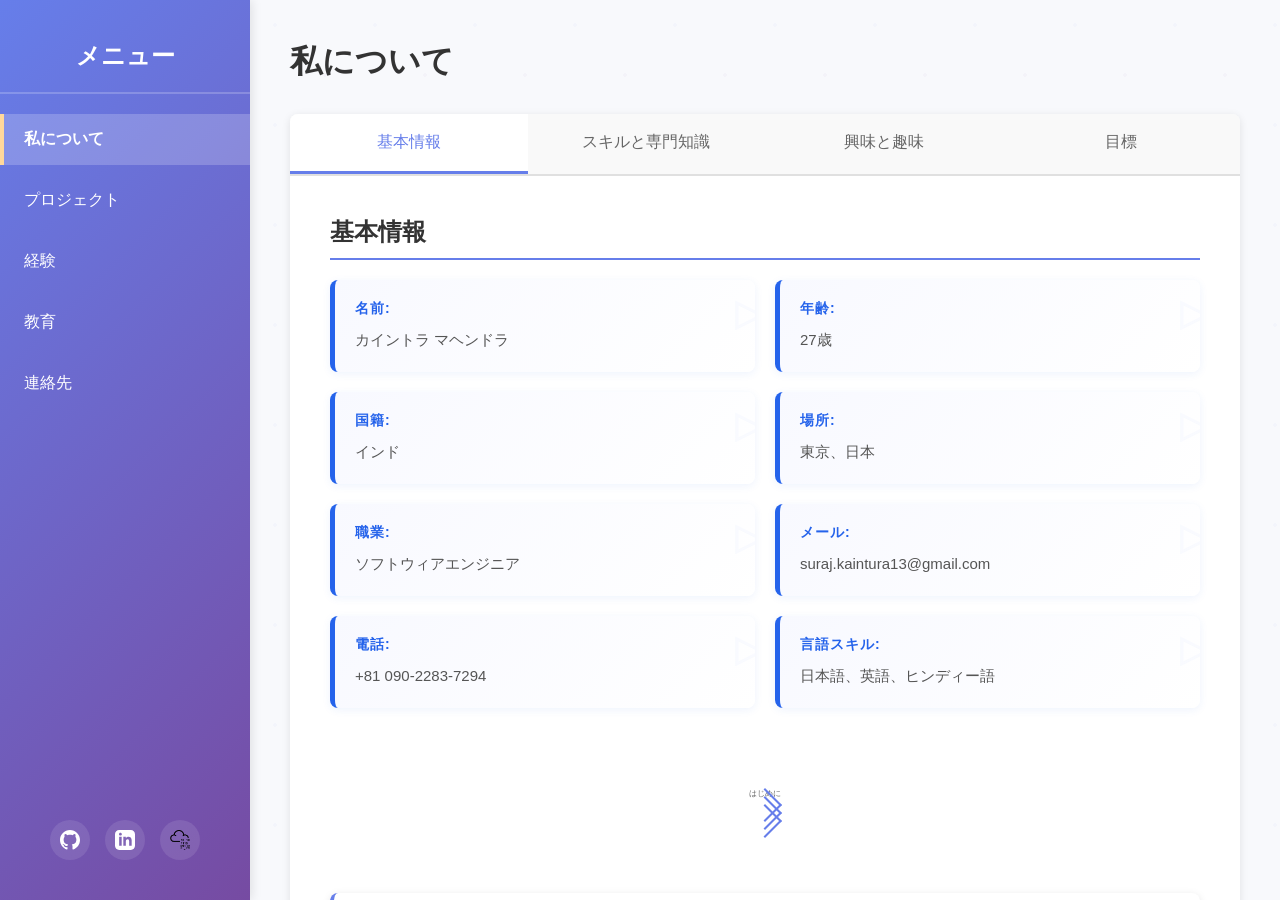
<file: index.html>
<!DOCTYPE html>
<html lang="ja">

<head>
    <meta charset="UTF-8">
    <meta name="viewport" content="width=device-width, initial-scale=1.0">
    <title>私について</title>
    <link rel="stylesheet" href="style.css">
</head>

<body>
    <!-- Mobile Menu Toggle Button -->
    <button class="menu-toggle" aria-label="Toggle menu">
        <span></span>
        <span></span>
        <span></span>
    </button>

    <!-- Sidebar Overlay -->
    <div class="sidebar-overlay"></div>

    <div class="container">
        <!-- Sidebar -->
        <aside class="sidebar">
            <div class="sidebar-header">
                <h2>メニュー</h2>
            </div>
            <nav class="sidebar-nav">
                <ul>
                    <li><a href="index.html" class="nav-link active" data-page="about">私について</a></li>
                    <li><a href="projects.html" class="nav-link" data-page="projects">プロジェクト</a></li>
                    <li><a href="#" class="nav-link" data-page="experience">経験</a></li>
                    <li><a href="#" class="nav-link" data-page="education">教育</a></li>
                    <li><a href="#" class="nav-link" data-page="contact">連絡先</a></li>
                </ul>
            </nav>

            <!-- Social Links -->
            <div class="sidebar-social">
                <a href="https://github.com/mahendrakaintura" target="_blank" class="social-link" title="GitHub">
                    <svg height="20" width="20" viewBox="0 0 24 24" fill="currentColor">
                        <path
                            d="M12 0c-6.626 0-12 5.373-12 12 0 5.302 3.438 9.8 8.207 11.387.599.111.793-.261.793-.577v-2.234c-3.338.726-4.033-1.416-4.033-1.416-.546-1.387-1.333-1.756-1.333-1.756-1.089-.745.083-.729.083-.729 1.205.084 1.839 1.237 1.839 1.237 1.07 1.834 2.807 1.304 3.492.997.107-.775.418-1.305.762-1.604-2.665-.305-5.467-1.334-5.467-5.931 0-1.311.469-2.381 1.236-3.221-.124-.303-.535-1.524.117-3.176 0 0 1.008-.322 3.301 1.23.957-.266 1.983-.399 3.003-.404 1.02.005 2.047.138 3.006.404 2.291-1.552 3.297-1.23 3.297-1.23.653 1.653.242 2.874.118 3.176.77.84 1.235 1.911 1.235 3.221 0 4.609-2.807 5.624-5.479 5.921.43.372.823 1.102.823 2.222v3.293c0 .319.192.694.801.576 4.765-1.589 8.199-6.086 8.199-11.386 0-6.627-5.373-12-12-12z" />
                    </svg>
                </a>
                <a href="https://www.linkedin.com/in/mahendra-kaintura-3a2257334/" target="_blank" class="social-link"
                    title="LinkedIn">
                    <svg height="20" width="20" viewBox="0 0 24 24" fill="currentColor">
                        <path
                            d="M19 0h-14c-2.761 0-5 2.239-5 5v14c0 2.761 2.239 5 5 5h14c2.762 0 5-2.239 5-5v-14c0-2.761-2.238-5-5-5zm-11 19h-3v-11h3v11zm-1.5-12.268c-.966 0-1.75-.79-1.75-1.764s.784-1.764 1.75-1.764 1.75.79 1.75 1.764-.783 1.764-1.75 1.764zm13.5 12.268h-3v-5.604c0-3.368-4-3.113-4 0v5.604h-3v-11h3v1.765c1.396-2.586 7-2.777 7 2.476v6.759z" />
                    </svg>
                </a>
                <a href="https://tryhackme.com/p/helloboy1" target="_blank" class="social-link" title="TryHackMe">
                    <img src="svg/new.png" alt="TryHackMe" style="width: 20px; height: 20px;">
                </a>
            </div>
        </aside>

        <!-- Main Content -->
        <main class="main-content">
            <!-- About Me Page -->
            <div id="about" class="page active">
                <div class="page-header">
                    <h1>私について</h1>
                </div>

                <!-- Horizontal Tabs -->
                <div class="tabs-container">
                    <div class="tabs">
                        <button class="tab-btn active" data-tab="basic-info">基本情報</button>
                        <button class="tab-btn" data-tab="skills">スキルと専門知識</button>
                        <button class="tab-btn" data-tab="interests">興味と趣味</button>
                        <button class="tab-btn" data-tab="goals">目標</button>
                    </div>

                    <!-- Tab Contents -->
                    <div class="tab-contents">
                        <!-- Basic Info Tab -->
                        <div id="basic-info" class="tab-content active">
                            <h2>基本情報</h2>
                            <div class="info-grid">
                                <div class="info-item">
                                    <strong>名前:</strong>
                                    <span>カイントラ マヘンドラ</span>
                                </div>
                                <div class="info-item">
                                    <strong>年齢:</strong>
                                    <span>27歳</span>
                                </div>
                                <div class="info-item">
                                    <strong>国籍:</strong>
                                    <span>インド</span>
                                </div>
                                <div class="info-item">
                                    <strong>場所:</strong>
                                    <span>東京、日本</span>
                                </div>
                                <div class="info-item">
                                    <strong>職業:</strong>
                                    <span>ソフトウィアエンジニア</span>
                                </div>
                                <div class="info-item">
                                    <strong>メール:</strong>
                                    <span>suraj.kaintura13@gmail.com</span>
                                </div>
                                <div class="info-item">
                                    <strong>電話:</strong>
                                    <span>+81 090-2283-7294</span>
                                </div>
                                <div class="info-item">
                                    <strong>言語スキル:</strong>
                                    <span>日本語、英語、ヒンディー語</span>
                                </div>
                            </div>

                            <!-- Scroll Down Animation -->
                            <div class="scroll-indicator">
                                <p>はじめに</p>
                                <div class="scroll-arrow">
                                    <span></span>
                                    <span></span>
                                    <span></span>
                                </div>
                            </div>

                            <!-- Introduction Section with Photo -->
                            <div id="introduction" class="introduction-section">
                                <h2>はじめに</h2>
                                <div class="intro-with-photo">
                                    <div class="introduction-text">
                                        <p>
                                            カイントラ マヘンドラと申します。27歳で、インド出身ですが、2015年からずっと日本に住んでいます。
                                        </p>
                                        <p>
                                            過去10年間、日本での生活を通じて、この国の規律と専門性を学びました。日本の文化と仕事倫理は、私のパーソナリティの自然な一部となっています。
                                        </p>
                                        <p>
                                            時間に正確であること、細部への注意、そして継続的な改善への意欲 ─ これらの日本の価値観は、今や私の人生哲学の核となっています。
                                        </p>
                                    </div>
                                    <div class="intro-photo-right">
                                        <img src="photos/newpic.png" alt="Mahendra Kaintura" />
                                        <!-- Signature -->
                                        <div class="signature">
                                            <img src="photos/sign.png" alt="Signature" />
                                        </div>
                                    </div>
                                </div>
                            </div>
                        </div>

                        <!-- Skills and Expertise Tab -->
                        <div id="skills" class="tab-content">
                            <h2>スキルと専門知識</h2>

                            <!-- Technical Skills Section -->
                            <div class="skills-section">
                                <h3>技術スキル</h3>
                                <div class="info-grid">
                                    <div class="info-item">
                                        <strong>プログラミング / 開発:</strong>
                                        <span>Java, Python, PHP (Laravel), Vue.js, HTML, CSS, JavaScript, MySQL,
                                            Git/GitHub,
                                            フロントエンド & バックエンド開発</span>
                                    </div>
                                    <div class="info-item">
                                        <strong>ネットワーク・IT基盤:</strong>
                                        <span>LAN/WAN設計・構築, TCP/IP, ファイアウォール, Wi-Fi Security, VPN, VXLAN, Packet
                                            Tracer,
                                            CCNA取得予定</span>
                                    </div>
                                    <div class="info-item">
                                        <strong>サイバーセキュリティ:</strong>
                                        <span>ペネトレーションテスト, CTF演習, Wireshark, SQL Injection/XSS/CSRF対策,
                                            Laravelセキュリティ</span>
                                    </div>

                                    <div class="info-item">
                                        <strong>IT ツール・環境:</strong>
                                        <span>Linux CLI, Terminal, Nmap, Burp Suite, AWS VPS, SSH, 自宅ラボ環境構築</span>
                                    </div>
                                    <div class="info-item">
                                        <strong>オフィス・生産性ツール:</strong>
                                        <span>Microsoft Word, Excel, PowerPoint, 業務改善, データ管理</span>
                                    </div>
                                    <div class="info-item">
                                        <strong>言語スキル:</strong>
                                        <span>日本語 (ビジネスレベル), 英語 (ビジネスレベル), ヒンディー語 (ネイティブ)</span>
                                    </div>
                                </div>
                            </div>

                            <!-- Soft Skills Section -->
                            <div class="skills-section">
                                <h3>ソフトスキル / パーソナルトレイト</h3>
                                <div class="info-grid">
                                    <div class="info-item">
                                        <strong>リーダーシップ・イニシアティブ:</strong>
                                        <span>主体的なアプローチ、タスク管理、チームのガイダンス、独立した問題解決と実行</span>
                                    </div>
                                    <div class="info-item">
                                        <strong>チームワーク・コラボレーション:</strong>
                                        <span>チームメンバーとクライアントとのスムーズなコミュニケーション、他者のアイデアの傾聴と統合、部署間連携での積極的貢献</span>
                                    </div>
                                    <div class="info-item">
                                        <strong>適応性・柔軟性:</strong>
                                        <span>新しい技術やツール習得への積極性、変化する環境での冷静かつ効率的な対応、チャレンジを学習機会として捉える</span>
                                    </div>
                                    <div class="info-item">
                                        <strong>問題解決・分析的思考:</strong>
                                        <span>ネットワーク・IT問題の論理的分析、トラブルシューティングと予防措置への注意深いアプローチ、PDCA循環による継続的改善</span>
                                    </div>
                                    <div class="info-item">
                                        <strong>顧客 対応:</strong>
                                        <span>クライアント、パートナー、同僚との関係構築、顧客満足度と効率性の向上、信頼と信頼感の醸成</span>
                                    </div>
                                    <div class="info-item">
                                        <strong>コミュニケーションスキル:</strong>
                                        <span>文書・口頭コミュニケーションの明確性と自信、効果的なプレゼンテーション、多言語対応:
                                            日本語・英語(ビジネスレベル)、ヒンディー語(ネイティブ)</span>
                                    </div>
                                    <div class="info-item">
                                        <strong>冷静さ・プレッシャー下での精神的安定性:</strong>
                                        <span>高圧力状況でのパニックフリーで論理的な意思決定、タスクの段階的体系的完了、一貫した集中力と正確性の維持</span>
                                    </div>
                                    <div class="info-item">
                                        <strong>継続的学習と好奇心:</strong>
                                        <span>新しい技術とIT最新トレンドの探究、自己学習と独立した研究による知識拡張、ハードウェア・ソフトウェア統合とIT革新への興味</span>
                                    </div>
                                </div>
                            </div>
                        </div>

                        <!-- Interests and Hobbies Tab -->
                        <div id="interests" class="tab-content">
                            <h2>興味と趣味</h2>
                            <div class="info-grid">
                                <div class="info-item">
                                    <strong>テクノロジー:</strong>
                                    <span>最新の技術トレンド、ネットワークエンジニア、サイバーセキュリティ、ハードウェア・ソフトウェアの統合に強い興味を持っています。</span>
                                </div>
                                <div class="info-item">
                                    <strong>科学:</strong>
                                    <span>ネットワーク科学、サイバーセキュリティの原理、データサイエンスなど、科学的アプローチによる問題解決に夢中です。</span>
                                </div>
                                <div class="info-item">
                                    <strong>音楽:</strong>
                                    <span>様々なジャンルの音楽を愛し、音楽を通じてリラックスと創意工夫を得ています。</span>
                                </div>
                                <div class="info-item">
                                    <strong>旅行:</strong>
                                    <span>世界中を旅することで、異なる文化、人々、景観を探求する情熱があります。</span>
                                </div>
                                <div class="info-item">
                                    <strong>バイク・自転車乗り:</strong>
                                    <span>自転車やバイクで自然の中を走ることで、冒険心と身体的健康を保ちます。</span>
                                </div>
                                <div class="info-item">
                                    <strong>ファッション:</strong>
                                    <span>スタイルと表現を通じて個性を表現することに興味があり、ファッションは私の文化を反映しています。</span>
                                </div>
                                <div class="info-item">
                                    <strong>グルメ・食文化:</strong>
                                    <span>異なる食文化を探索し、様々な料理を試すことで、世界の多様性を体験しています。</span>
                                </div>
                            </div>
                        </div>

                        <!-- Goals Tab -->
                        <div id="goals" class="tab-content">
                            <h2>目標</h2>
                            <div class="info-grid">
                                <div class="info-item">
                                    <strong>キャリア開発:</strong>
                                    <span>ITとネットワークセキュリティ分野でのエキスパートになり、革新的なプロジェクトに携わることを目指しています。</span>
                                </div>
                                <div class="info-item">
                                    <strong>技術資格取得:</strong>
                                    <span>CCNA、セキュリティ認定資格などを取得し、専門知識を深めることを計画しています。</span>
                                </div>
                                <div class="info-item">
                                    <strong>グローバルな視点:</strong>
                                    <span>複数の文化や国を理解し、国際的なチームでの協働と貢献を実現することが目標です。</span>
                                </div>
                                <div class="info-item">
                                    <strong>継続的成長:</strong>
                                    <span>技術的スキルだけでなく、リーダーシップ、コミュニケーション能力を磨き、個人的な成長を遂行することです。</span>
                                </div>
                            </div>
                        </div>
                    </div>
                </div>

                <!-- Projects Page (Now in separate projects.html) -->

                <!-- Experience Page -->
                <div id="experience" class="page">
                    <h1>経験</h1>
                    <p>経験の詳細はここに表示されます。</p>
                </div>

                <!-- Education Page -->
                <div id="education" class="page">
                    <h1>教育</h1>
                    <p>教育の詳細はここに表示されます。</p>
                </div>

                <!-- Contact Page -->
                <div id="contact" class="page">
                    <h1>連絡先</h1>
                    <p>連絡先情報はここに表示されます。</p>
                </div>
        </main>
    </div>

    <script src="script.js"></script>
</body>

</html>
</file>
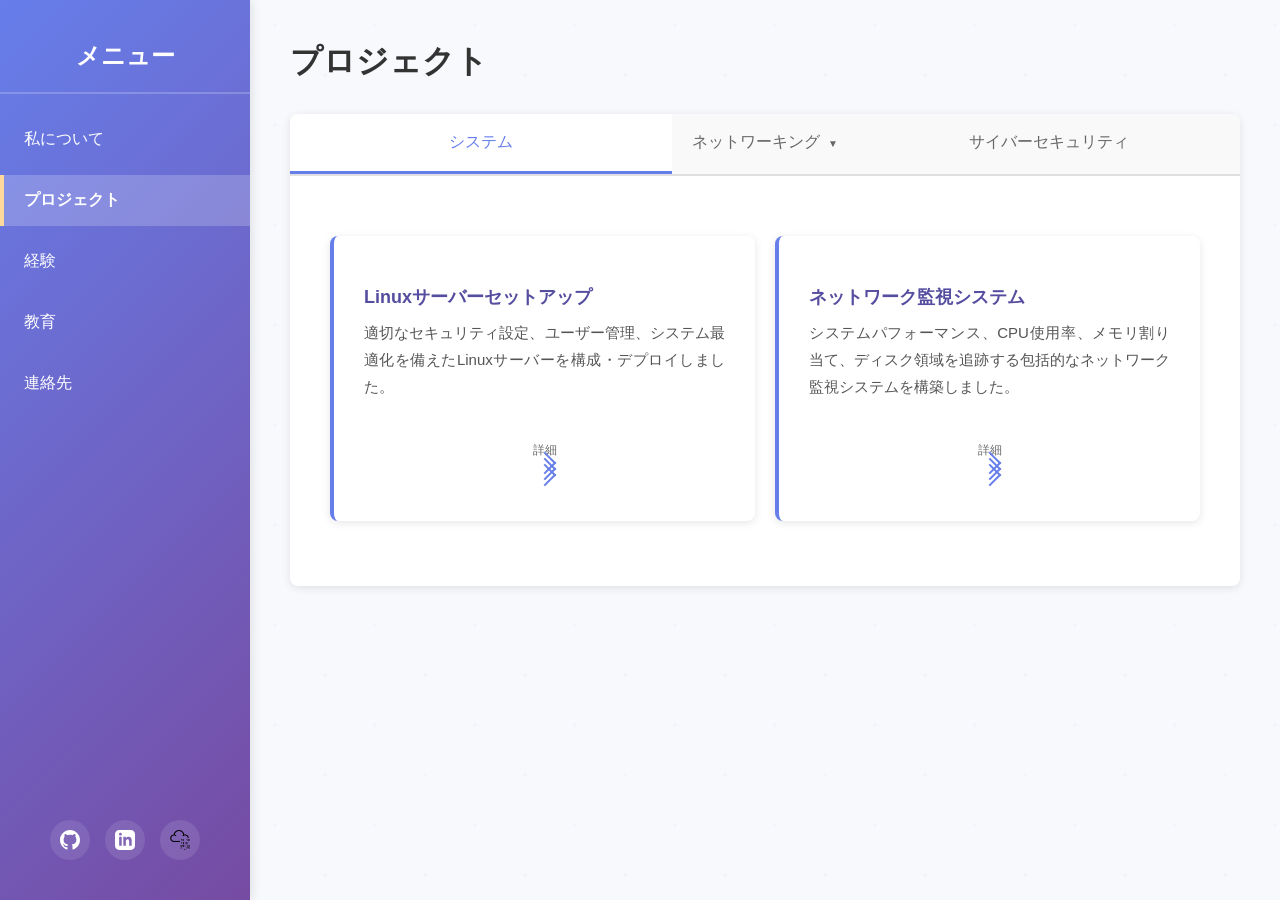
<file: projects.html>
<!DOCTYPE html>
<html lang="ja">

<head>
    <meta charset="UTF-8">
    <meta name="viewport" content="width=device-width, initial-scale=1.0">
    <title>プロジェクト</title>
    <link rel="stylesheet" href="style.css">
</head>

<body>
    <!-- Mobile Menu Toggle Button -->
    <button class="menu-toggle" aria-label="Toggle menu">
        <span></span>
        <span></span>
        <span></span>
    </button>

    <!-- Sidebar Overlay -->
    <div class="sidebar-overlay"></div>

    <div class="container">
        <!-- Sidebar -->
        <aside class="sidebar">
            <div class="sidebar-header">
                <h2>メニュー</h2>
            </div>
            <nav class="sidebar-nav">
                <ul>
                    <li><a href="index.html" class="nav-link" data-page="about">私について</a></li>
                    <li><a href="projects.html" class="nav-link active" data-page="projects">プロジェクト</a></li>
                    <li><a href="#" class="nav-link" data-page="experience">経験</a></li>
                    <li><a href="#" class="nav-link" data-page="education">教育</a></li>
                    <li><a href="#" class="nav-link" data-page="contact">連絡先</a></li>
                </ul>
            </nav>

            <!-- Social Links -->
            <div class="sidebar-social">
                <a href="https://github.com/mahendrakaintura" target="_blank" class="social-link" title="GitHub">
                    <svg height="20" width="20" viewBox="0 0 24 24" fill="currentColor">
                        <path
                            d="M12 0c-6.626 0-12 5.373-12 12 0 5.302 3.438 9.8 8.207 11.387.599.111.793-.261.793-.577v-2.234c-3.338.726-4.033-1.416-4.033-1.416-.546-1.387-1.333-1.756-1.333-1.756-1.089-.745.083-.729.083-.729 1.205.084 1.839 1.237 1.839 1.237 1.07 1.834 2.807 1.304 3.492.997.107-.775.418-1.305.762-1.604-2.665-.305-5.467-1.334-5.467-5.931 0-1.311.469-2.381 1.236-3.221-.124-.303-.535-1.524.117-3.176 0 0 1.008-.322 3.301 1.23.957-.266 1.983-.399 3.003-.404 1.02.005 2.047.138 3.006.404 2.291-1.552 3.297-1.23 3.297-1.23.653 1.653.242 2.874.118 3.176.77.84 1.235 1.911 1.235 3.221 0 4.609-2.807 5.624-5.479 5.921.43.372.823 1.102.823 2.222v3.293c0 .319.192.694.801.576 4.765-1.589 8.199-6.086 8.199-11.386 0-6.627-5.373-12-12-12z" />
                    </svg>
                </a>
                <a href="https://www.linkedin.com/in/mahendra-kaintura-3a2257334/" target="_blank" class="social-link"
                    title="LinkedIn">
                    <svg height="20" width="20" viewBox="0 0 24 24" fill="currentColor">
                        <path
                            d="M19 0h-14c-2.761 0-5 2.239-5 5v14c0 2.761 2.239 5 5 5h14c2.762 0 5-2.239 5-5v-14c0-2.761-2.238-5-5-5zm-11 19h-3v-11h3v11zm-1.5-12.268c-.966 0-1.75-.79-1.75-1.764s.784-1.764 1.75-1.764 1.75.79 1.75 1.764-.783 1.764-1.75 1.764zm13.5 12.268h-3v-5.604c0-3.368-4-3.113-4 0v5.604h-3v-11h3v1.765c1.396-2.586 7-2.777 7 2.476v6.759z" />
                    </svg>
                </a>
                <a href="https://tryhackme.com/p/helloboy1" target="_blank" class="social-link" title="TryHackMe">
                    <img src="svg/new.png" alt="TryHackMe" style="width: 20px; height: 20px;">
                </a>
            </div>
        </aside>

        <!-- Main Content -->
        <main class="main-content">
            <!-- Projects Page -->
            <div id="projects" class="page active">
                <div class="page-header">
                    <h1>プロジェクト</h1>
                </div>

                <!-- Project Category Container (like tabs-container) -->
                <div class="tabs-container">
                    <div class="project-navbar">
                        <button class="project-nav-btn" data-category="system">システム</button>
                        <div class="dropdown-container">
                            <button class="project-nav-btn dropdown-toggle" data-category="networking">ネットワーキング</button>
                            <div class="dropdown-menu">
                                <button class="dropdown-item" data-category="networking">ネットワーキング</button>
                                <button class="dropdown-item" data-category="practical-labs">実践演習</button>
                            </div>
                        </div>
                        <button class="project-nav-btn" data-category="cybersecurity">サイバーセキュリティ</button>
                    </div>

                    <!-- Projects Container -->
                    <div class="tab-contents">
                        <div id="projects-content" class="tab-content active">
                            <div id="projects-container">
                                <!-- Projects will be inserted here by JavaScript -->
                            </div>
                        </div>
                    </div>
                </div>
            </div>
        </main>
    </div>

    <script src="projects-script.js"></script>
</body>

</html>
</file>
<file: style.css>
/* Reset and Base Styles */
* {
    margin: 0;
    padding: 0;
    box-sizing: border-box;
}

body {
    font-family: 'Segoe UI', 'Hiragino Sans', 'ヒラギノ角ゴ Pro', 'Yu Gothic', YuGothic, 'MS UI Gothic', Meiryo, sans-serif;
    background-color: #f5f5f5;
    color: #333;
}

/* Main Container */
.container {
    display: flex;
    height: 100vh;
}

/* Sidebar Styling */
.sidebar {
    width: 250px;
    background: linear-gradient(135deg, #667eea 0%, #764ba2 100%);
    color: white;
    padding: 20px 0;
    box-shadow: 2px 0 10px rgba(0, 0, 0, 0.1);
    position: fixed;
    height: 100vh;
    overflow-y: auto;
    display: flex;
    flex-direction: column;
}

.sidebar-header {
    padding: 20px;
    border-bottom: 2px solid rgba(255, 255, 255, 0.2);
    text-align: center;
}

.sidebar-header h2 {
    font-size: 24px;
    font-weight: 600;
}

.sidebar-nav ul {
    list-style: none;
    margin-top: 20px;
}

.sidebar-nav li {
    margin: 10px 0;
}

.nav-link {
    display: block;
    padding: 15px 20px;
    color: white;
    text-decoration: none;
    transition: all 0.3s ease;
    font-size: 16px;
    border-left: 4px solid transparent;
}

.nav-link:hover {
    background-color: rgba(255, 255, 255, 0.1);
    border-left-color: #ffd89b;
}

.nav-link.active {
    background-color: rgba(255, 255, 255, 0.2);
    border-left-color: #ffd89b;
    font-weight: 600;
}

/* Sidebar Social Links */
.sidebar-social {
    margin-top: auto;
    display: flex;
    justify-content: center;
    gap: 15px;
    padding: 20px;
}

.social-link {
    display: flex;
    align-items: center;
    justify-content: center;
    width: 40px;
    height: 40px;
    background-color: rgba(255, 255, 255, 0.1);
    border-radius: 50%;
    color: white;
    transition: all 0.3s ease;
}

.social-link:hover {
    background-color: rgba(255, 255, 255, 0.3);
    transform: translateY(-3px);
}

/* CTF Animated Button */
.ctf-btn-wrapper {
    padding: 15px 20px 25px;
}

.ctf-btn {
    display: flex;
    align-items: center;
    gap: 12px;
    padding: 14px 16px;
    background: linear-gradient(135deg, #1a1a2e 0%, #0f0f1a 100%);
    border: 2px solid #00ff88;
    border-radius: 8px;
    text-decoration: none;
    position: relative;
    overflow: hidden;
    transition: all 0.3s ease;
    box-shadow: 0 0 20px rgba(0, 255, 136, 0.3), inset 0 0 15px rgba(0, 255, 136, 0.1);
}

.ctf-btn::before {
    content: '';
    position: absolute;
    top: 0;
    left: -100%;
    width: 100%;
    height: 100%;
    background: linear-gradient(90deg, transparent, rgba(0, 255, 136, 0.3), transparent);
    animation: ctfShine 2.5s infinite;
}

@keyframes ctfShine {
    0% {
        left: -100%;
    }

    50%,
    100% {
        left: 100%;
    }
}

.ctf-btn:hover {
    transform: translateY(-3px);
    box-shadow: 0 0 35px rgba(0, 255, 136, 0.5), inset 0 0 25px rgba(0, 255, 136, 0.2);
    background: linear-gradient(135deg, #0f0f1a 0%, #1a1a2e 100%);
}

.ctf-btn-icon {
    font-size: 24px;
    animation: ctfPulse 1.5s infinite;
}

@keyframes ctfPulse {

    0%,
    100% {
        transform: scale(1);
    }

    50% {
        transform: scale(1.1);
    }
}

.ctf-btn-text {
    display: flex;
    flex-direction: column;
    flex: 1;
}

.ctf-btn-title {
    color: #00ff88;
    font-size: 16px;
    font-weight: 800;
    text-transform: uppercase;
    letter-spacing: 2px;
    text-shadow: 0 0 10px rgba(0, 255, 136, 0.5);
}

.ctf-btn-subtitle {
    color: #aaa;
    font-size: 11px;
    font-weight: 500;
    letter-spacing: 1px;
}

.ctf-btn-arrow {
    color: #00ff88;
    font-size: 20px;
    font-weight: bold;
    transition: all 0.3s ease;
}

.ctf-btn:hover .ctf-btn-arrow {
    transform: translateX(5px);
}

/* Main Content Area */
.main-content {
    margin-left: 250px;
    width: calc(100% - 250px);
    padding: 40px;
    overflow-y: auto;
    background-color: #f8f9fc;
    background-image:
        radial-gradient(circle at 25px 25px, rgba(102, 126, 234, 0.03) 2px, transparent 0),
        radial-gradient(circle at 75px 75px, rgba(118, 75, 162, 0.03) 2px, transparent 0);
    background-size: 100px 100px;
}

/* Page Styles */
.page {
    display: none;
    animation: fadeIn 0.3s ease;
}

.page.active {
    display: block;
}

@keyframes fadeIn {
    from {
        opacity: 0;
        transform: translateY(10px);
    }

    to {
        opacity: 1;
        transform: translateY(0);
    }
}

/* Scroll Down Animation */
.scroll-indicator {
    display: flex;
    flex-direction: column;
    align-items: center;
    justify-content: center;
    margin-top: 60px;
    padding: 20px 0;
}

.scroll-indicator p {
    font-size: 8px;
    color: #666;
    margin-bottom: 10px;
    font-weight: 500;
}

.scroll-arrow {
    display: flex;
    flex-direction: column;
    align-items: center;
}

.scroll-arrow span {
    width: 24px;
    height: 24px;
    border-right: 2px solid #667eea;
    border-bottom: 2px solid #667eea;
    transform: rotate(-45deg);
    margin-top: -16px;
    animation: scrollDown 1.5s infinite;
}

.scroll-arrow span:nth-child(1) {
    animation-delay: 0s;
}

.scroll-arrow span:nth-child(2) {
    animation-delay: 0.3s;
}

.scroll-arrow span:nth-child(3) {
    animation-delay: 0.6s;
}

@keyframes scrollDown {
    0% {
        opacity: 0;
        transform: rotate(-45deg) translateY(-10px);
    }

    50% {
        opacity: 1;
    }

    100% {
        opacity: 0;
        transform: rotate(-45deg) translateY(10px);
    }
}

/* Introduction Section */
.introduction-section {
    background: white;
    border-left: 4px solid #667eea;
    padding: 30px;
    margin-top: 40px;
    border-radius: 8px;
    box-shadow: 0 2px 8px rgba(0, 0, 0, 0.1);
    animation: fadeInUp 0.8s ease;
}

.introduction-section h2 {
    color: #667eea;
    margin-bottom: 20px;
    font-size: 24px;
}

/* Intro with photo side by side */
.intro-with-photo {
    display: flex;
    gap: 30px;
    align-items: flex-start;
    position: relative;
}

/* Introduction content */
.introduction-content {
    flex: 1;
    line-height: 1.8;
    color: #333;
}

.introduction-content p {
    margin-bottom: 15px;
    font-size: 16px;
    text-align: justify;
}

.introduction-content p:last-child {
    margin-bottom: 0;
}

/* Photo on right side with shadow */
.intro-photo-right {
    flex-shrink: 0;
    position: relative;
    display: flex;
    flex-direction: column;
    align-items: center;
    padding: 15px 15px 30px 15px;
    background: white;
    box-shadow: 0 4px 15px rgba(0, 0, 0, 0.15), 0 1px 3px rgba(0, 0, 0, 0.1);
    transform: rotate(3deg);
    transition: all 0.4s ease;
    border-radius: 2px;
    margin: 10px 20px;
}

.intro-photo-right:hover {
    transform: rotate(0deg) scale(1.02);
    box-shadow: 0 8px 25px rgba(0, 0, 0, 0.2), 0 2px 5px rgba(0, 0, 0, 0.15);
}

.intro-photo-right>img {
    width: 130px;
    height: 170px;
    object-fit: cover;
    object-position: center;
    border-radius: 1px;
    opacity: 1;
    box-shadow: none;
    display: block;
}

.intro-photo-right::after {
    display: none;
}

/* Signature styling */
.signature {
    margin-top: 15px;
}

.signature img {
    width: 180px;
    height: auto;
    opacity: 0.85;
    transition: opacity 0.3s ease;
    mix-blend-mode: multiply;
}

.signature img:hover {
    opacity: 1;
    mix-blend-mode: normal;
}

/* Digital Signature Text */
.digital-signature {
    margin-top: 15px;
    text-align: center;
}

.signature-text {
    font-family: 'Brush Script MT', 'Segoe Script', cursive;
    font-size: 24px;
    color: #667eea;
    font-style: italic;
    display: inline-block;
    position: relative;
}

.signature-text::after {
    content: '';
    position: absolute;
    bottom: -3px;
    left: 0;
    width: 100%;
    height: 2px;
    background: linear-gradient(90deg, transparent, #667eea, #764ba2, transparent);
}

/* CTA Button */
.cta-button {
    display: inline-block;
    margin-top: 20px;
    padding: 12px 30px;
    background: linear-gradient(135deg, #667eea 0%, #764ba2 100%);
    color: white;
    text-decoration: none;
    border-radius: 25px;
    font-weight: 600;
    font-size: 14px;
    transition: all 0.3s ease;
    box-shadow: 0 10px 15px rgba(102, 126, 234, 0.4);
}

.cta-button:hover {
    transform: translateY(-2px);
    box-shadow: 0 20px 80px rgba(102, 126, 234, 0.5);
}

@keyframes fadeInUp {
    from {
        opacity: 0;
        transform: translateY(30px);
    }

    to {
        opacity: 1;
        transform: translateY(0);
    }
}

/* Page Header */
.page-header {
    margin-bottom: 30px;
}

.page-header h1 {
    font-size: 32px;
    color: #333;
    margin-bottom: 10px;
}

/* Tabs Styling */
.tabs-container {
    background: white;
    border-radius: 8px;
    box-shadow: 0 2px 8px rgba(0, 0, 0, 0.1);
    overflow: hidden;
}

.tabs {
    display: flex;
    background-color: #f9f9f9;
    border-bottom: 2px solid #e0e0e0;
    flex-wrap: wrap;
}

.tab-btn {
    flex: 1;
    padding: 18px 20px;
    background: none;
    border: none;
    cursor: pointer;
    font-size: 16px;
    font-weight: 500;
    color: #666;
    transition: all 0.3s ease;
    border-bottom: 3px solid transparent;
    min-width: 150px;
}

.tab-btn:hover {
    background-color: #f0f0f0;
    color: #333;
}

.tab-btn.active {
    color: #667eea;
    border-bottom-color: #667eea;
    background-color: white;
}

.tab-contents {
    padding: 40px;
}

.tab-content {
    display: none;
    animation: fadeIn 0.3s ease;
}

.tab-content.active {
    display: block;
}

.tab-content h2 {
    font-size: 24px;
    color: #333;
    margin-bottom: 20px;
    border-bottom: 2px solid #667eea;
    padding-bottom: 10px;
}

.tab-content h3 {
    font-size: 18px;
    color: #554d9f;
    margin-top: 20px;
    margin-bottom: 10px;
}

#skills h3 {
    font-size: 22px;
    color: #2563eb;
    margin-top: 30px;
    margin-bottom: 20px;
    font-weight: 600;
}

.skills-section {
    margin-bottom: 40px;
}

.skills-section:first-of-type {
    margin-top: 0;
}

.info-section {
    line-height: 1.8;
}

.info-section p {
    margin: 12px 0;
    font-size: 16px;
}

.info-section ul {
    margin-left: 20px;
    margin-top: 10px;
}

.info-section li {
    margin: 8px 0;
    font-size: 16px;
}

.info-section strong {
    color: #554d9f;
}

/* Two Column Grid Layout */
.info-grid {
    display: grid;
    grid-template-columns: 1fr 1fr;
    gap: 20px;
    margin-top: 20px;
}

#skills .info-grid {
    background: white;
    padding: 25px;
    border-radius: 8px;
    box-shadow: 0 2px 8px rgba(0, 0, 0, 0.05);
}

.info-item {
    padding: 20px;
    background: linear-gradient(135deg, #f8f9ff 0%, #ffffff 100%);
    border-left: 5px solid #2563eb;
    border-radius: 8px;
    box-shadow: 0 2px 8px rgba(37, 99, 235, 0.08);
    transition: all 0.3s ease;
    position: relative;
    overflow: hidden;
}

.info-item::before {
    content: '▹';
    position: absolute;
    top: -5px;
    right: -10px;
    font-size: 60px;
    color: rgba(37, 99, 235, 0.05);
    opacity: 0.5;
}

.info-item:hover {
    transform: translateY(-4px);
    box-shadow: 0 8px 20px rgba(37, 99, 235, 0.15);
    border-left-color: #2563eb;
}

.info-item strong {
    color: #2563eb;
    display: block;
    margin-bottom: 10px;
    font-size: 14px;
    text-transform: uppercase;
    letter-spacing: 1px;
    font-weight: 700;
}

.info-item span {
    font-size: 15px;
    color: #555;
    font-weight: 400;
    line-height: 1.6;
    text-align: justify;
}

/* About Me Section */
.about-me-section {
    margin-top: 40px;
    padding-top: 30px;
    border-top: 2px solid #e0e0e0;
}

.about-me-section h3 {
    font-size: 22px;
    color: #333;
    margin-bottom: 20px;
    font-weight: 600;
}

.about-me-content {
    background: white;
    border: 2px solid #f0f0f0;
    border-radius: 8px;
    padding: 20px;
    max-height: 400px;
    overflow-y: auto;
    line-height: 1.8;
    font-size: 16px;
    color: #555;
}

.about-me-content p {
    margin: 12px 0;
}

.interests-grid {
    display: grid;
    grid-template-columns: repeat(auto-fit, minmax(280px, 1fr));
    gap: 20px;
    margin-top: 30px;
}

.interest-card {
    background: linear-gradient(135deg, #f8f9ff 0%, #ffffff 100%);
    border-radius: 12px;
    padding: 30px;
    text-align: center;
    box-shadow: 0 4px 16px rgba(37, 99, 235, 0.1);
    transition: all 0.3s ease;
    border-left: 5px solid #2563eb;
    border-top: 5px solid #2563eb;
    position: relative;
    overflow: hidden;
}

.interest-card::before {
    content: '';
    position: absolute;
    top: 0;
    right: 0;
    width: 100px;
    height: 100px;
    background: radial-gradient(circle, rgba(37, 99, 235, 0.08) 0%, transparent 70%);
    pointer-events: none;
}

.interest-card:hover {
    transform: translateY(-10px);
    box-shadow: 0 12px 28px rgba(37, 99, 235, 0.2);
    border-left-color: #2563eb;
    border-top-color: #2563eb;
}

.interest-card h3 {
    font-size: 20px;
    color: #2563eb;
    margin: 20px 0 12px 0;
    font-weight: 700;
    position: relative;
    z-index: 1;
}

.interest-card p {
    font-size: 14px;
    color: #666;
    line-height: 1.7;
    position: relative;
    z-index: 1;
}

.card-icon {
    height: 120px;
    display: flex;
}

/* Science Animation */
.science-animation {
    position: relative;
    width: 140px;
    height: 140px;
    display: flex;
    align-items: center;
    justify-content: center;
}

.nucleus {
    position: absolute;
    width: 16px;
    height: 16px;
    background: radial-gradient(circle at 30% 30%, #FF1744, #C41C3B);
    border-radius: 50%;
    box-shadow: 0 0 20px #FF1744, 0 0 40px rgba(255, 23, 68, 0.5);
    z-index: 10;
}

.orbit {
    position: absolute;
    border: 1px solid rgba(102, 126, 234, 0.3);
    border-radius: 50%;
    left: 50%;
    top: 50%;
    transform: translate(-50%, -50%);
}

.orbit-1 {
    width: 40px;
    height: 40px;
}

.orbit-2 {
    width: 70px;
    height: 70px;
    border-color: rgba(76, 175, 80, 0.3);
}

.orbit-3 {
    width: 100px;
    height: 100px;
    border-color: rgba(255, 152, 0, 0.3);
}

.electron {
    position: absolute;
    width: 8px;
    height: 8px;
    background: radial-gradient(circle at 30% 30%, #00D4FF, #0288D1);
    border-radius: 50%;
    box-shadow: 0 0 10px #00D4FF;
    left: 50%;
    top: 50%;
}

.electron-1 {
    animation: orbitPath1 3s infinite linear;
}

.electron-1.electron-offset {
    animation: orbitPath1 3s infinite linear 1.5s;
}

.electron-2 {
    animation: orbitPath2 4s infinite linear;
}

.electron-2.electron-offset {
    animation: orbitPath2 4s infinite linear 1.33s;
}

.electron-2.electron-offset-2 {
    animation: orbitPath2 4s infinite linear 2.66s;
}

.electron-3 {
    animation: orbitPath3 5s infinite linear;
}

.electron-3.electron-offset {
    animation: orbitPath3 5s infinite linear 2.5s;
}

.energy-particle {
    position: absolute;
    width: 4px;
    height: 4px;
    background: #FFD700;
    border-radius: 50%;
    box-shadow: 0 0 8px #FFD700;
}

.energy-1 {
    animation: energyPath1 2s infinite ease-in-out;
}

.energy-2 {
    animation: energyPath1 2s infinite ease-in-out 1s;
}

@keyframes orbitPath1 {
    from {
        transform: translate(-50%, -50%) rotate(0deg) translateX(20px) rotate(0deg);
    }

    to {
        transform: translate(-50%, -50%) rotate(360deg) translateX(20px) rotate(-360deg);
    }
}

@keyframes orbitPath2 {
    from {
        transform: translate(-50%, -50%) rotate(0deg) translateX(35px) rotate(0deg);
    }

    to {
        transform: translate(-50%, -50%) rotate(360deg) translateX(35px) rotate(-360deg);
    }
}

@keyframes orbitPath3 {
    from {
        transform: translate(-50%, -50%) rotate(0deg) translateX(50px) rotate(0deg);
    }

    to {
        transform: translate(-50%, -50%) rotate(360deg) translateX(50px) rotate(-360deg);
    }
}

@keyframes energyPath1 {

    0%,
    100% {
        transform: translate(0, 0);
        opacity: 0;
    }

    50% {
        transform: translate(30px, 30px);
        opacity: 1;
    }
}

/* Technology Animation */
.pcb-circuit {
    width: 100px;
    height: 100px;
}

.circuit-path {
    stroke-dasharray: 150;
    stroke-dashoffset: 150;
    animation: drawCircuit 3s ease-in-out infinite;
}

.circuit-path-alt {
    stroke-dasharray: 150;
    stroke-dashoffset: 150;
    animation: drawCircuit 3s ease-in-out infinite 0.5s;
}

@keyframes drawCircuit {

    0%,
    100% {
        stroke-dashoffset: 150;
    }

    50% {
        stroke-dashoffset: 0;
    }
}

/* Music Animation */
.headphone-animation {
    position: relative;
    width: 80px;
    height: 80px;
}

.headphone {
    position: relative;
    width: 70px;
    height: 50px;
    margin: 0 auto;
}

.ear-left,
.ear-right {
    position: absolute;
    width: 20px;
    height: 30px;
    background: #4CAF50;
    border-radius: 50%;
    top: 10px;
}

.ear-left {
    left: 0;
    animation: earhop 0.6s ease-in-out infinite;
}

.ear-right {
    right: 0;
    animation: earhop 0.6s ease-in-out infinite 0.1s;
}

.band {
    position: absolute;
    width: 50px;
    height: 8px;
    background: #4CAF50;
    border-radius: 4px;
    top: 0;
    left: 10px;
}

@keyframes earhop {

    0%,
    100% {
        transform: translateY(0);
    }

    50% {
        transform: translateY(-10px);
    }
}

.music-notes {
    position: absolute;
    bottom: 0;
    left: 50%;
    transform: translateX(-50%);
    display: flex;
    gap: 8px;
}

.note {
    font-size: 20px;
    animation: floatNotes 1s ease-in-out infinite;
}

.note:nth-child(1) {
    color: #FF6B6B;
    animation-delay: 0s;
}

.note:nth-child(2) {
    color: #4ECDC4;
    animation-delay: 0.2s;
}

.note:nth-child(3) {
    color: #FFD93D;
    animation-delay: 0.4s;
}

@keyframes floatNotes {

    0%,
    100% {
        transform: translateY(0) scale(1);
    }

    50% {
        transform: translateY(-20px) scale(1.2);
    }
}

/* Travel Animation */
.travel-animation {
    position: relative;
    width: 100px;
    height: 80px;
    display: flex;
    align-items: center;
    gap: 15px;
}

.backpack {
    width: 30px;
    height: 40px;
    background: #FF6B6B;
    border-radius: 5px;
    position: relative;
    animation: bounce 2s ease-in-out infinite;
}

.backpack::before {
    content: '';
    position: absolute;
    width: 20px;
    height: 5px;
    background: #8B4513;
    top: -5px;
    left: 5px;
    border-radius: 3px;
}

.bike {
    position: relative;
    width: 45px;
    height: 30px;
    animation: bikemove 2s ease-in-out infinite;
}

.wheel {
    position: absolute;
    border: 3px solid #333;
    border-radius: 50%;
    width: 25px;
    height: 25px;
}

.wheel-front {
    left: 0;
    top: 0;
    animation: spin 1s linear infinite;
}

.wheel-rear {
    right: 0;
    top: 0;
    animation: spin 1s linear infinite;
}

.frame {
    position: absolute;
    width: 30px;
    height: 2px;
    background: #333;
    top: 50%;
    left: 5px;
}

@keyframes bikemove {

    0%,
    100% {
        transform: translateX(0);
    }

    50% {
        transform: translateX(15px);
    }
}

@keyframes bounce {

    0%,
    100% {
        transform: translateY(0);
    }

    50% {
        transform: translateY(-10px);
    }
}

@keyframes spin {
    from {
        transform: rotate(0deg);
    }

    to {
        transform: rotate(360deg);
    }
}

/* Bike Riding Animation */
.bike-riding-animation {
    position: relative;
    width: 120px;
    height: 80px;
    overflow: hidden;
}

.bicycle {
    position: relative;
    width: 80px;
    height: 40px;
    animation: bikeRide 1.5s ease-in-out infinite;
}

.bike-wheel {
    position: absolute;
    border: 3px solid #667eea;
    border-radius: 50%;
    width: 28px;
    height: 28px;
    background: transparent;
    animation: wheelSpin 0.8s linear infinite;
}

.bike-wheel::before {
    content: '';
    position: absolute;
    width: 10px;
    height: 10px;
    background: #667eea;
    border-radius: 50%;
    top: 50%;
    left: 50%;
    transform: translate(-50%, -50%);
}

.bike-wheel-front {
    right: 0;
    bottom: 0;
}

.bike-wheel-rear {
    left: 0;
    bottom: 0;
}

.bike-frame {
    position: absolute;
    width: 50px;
    height: 3px;
    background: #667eea;
    bottom: 14px;
    left: 14px;
    transform: rotate(-15deg);
}

.bike-handlebar {
    position: absolute;
    width: 20px;
    height: 3px;
    background: #667eea;
    right: 2px;
    bottom: 28px;
    border-radius: 2px;
}

.bike-seat {
    position: absolute;
    width: 15px;
    height: 6px;
    background: #333;
    border-radius: 3px;
    left: 8px;
    bottom: 32px;
}

.rider {
    position: absolute;
    width: 12px;
    height: 20px;
    background: #764ba2;
    border-radius: 5px;
    left: 22px;
    bottom: 35px;
    animation: riderBob 0.75s ease-in-out infinite;
}

.rider::before {
    content: '';
    position: absolute;
    width: 10px;
    height: 10px;
    background: #764ba2;
    border-radius: 50%;
    top: -8px;
    left: 1px;
}

.road {
    position: absolute;
    bottom: 0;
    left: 0;
    width: 100%;
    height: 10px;
    background: #333;
    border-radius: 5px;
}

.road-line {
    position: absolute;
    width: 20px;
    height: 3px;
    background: #FFD89B;
    top: 50%;
    transform: translateY(-50%);
    animation: roadMove 0.5s linear infinite;
}

.road-line:nth-child(1) {
    left: 10px;
    animation-delay: 0s;
}

.road-line:nth-child(2) {
    left: 50px;
    animation-delay: 0.2s;
}

.road-line:nth-child(3) {
    left: 90px;
    animation-delay: 0.4s;
}

@keyframes bikeRide {

    0%,
    100% {
        transform: translateY(0);
    }

    50% {
        transform: translateY(-3px);
    }
}

@keyframes wheelSpin {
    from {
        transform: rotate(0deg);
    }

    to {
        transform: rotate(360deg);
    }
}

@keyframes riderBob {

    0%,
    100% {
        transform: translateY(0);
    }

    50% {
        transform: translateY(-2px);
    }
}

@keyframes roadMove {
    from {
        transform: translateY(-50%) translateX(0);
    }

    to {
        transform: translateY(-50%) translateX(-30px);
    }
}

/* Bike Riding Card Styling */
.interest-card.bike-riding {
    border-top-color: #FF6B6B;
}

.interest-card.bike-riding:hover {
    box-shadow: 0 8px 20px rgba(255, 107, 107, 0.2);
}

/* Fashion Animation */
.fashion-animation {
    position: relative;
    width: 80px;
    height: 80px;
}

.cool-guy {
    position: relative;
    width: 60px;
    height: 60px;
    margin: 0 auto;
}

.sunglasses {
    position: absolute;
    width: 50px;
    height: 20px;
    top: 20px;
    left: 5px;
    animation: sunglassesRotate 2s ease-in-out infinite;
}

.sunglasses::before,
.sunglasses::after {
    content: '';
    position: absolute;
    width: 16px;
    height: 16px;
    border: 3px solid #333;
    border-radius: 50%;
    top: 0;
}

.sunglasses::before {
    left: 0;
}

.sunglasses::after {
    right: 0;
}

.shirt {
    position: absolute;
    width: 50px;
    height: 30px;
    background: linear-gradient(135deg, #667eea 0%, #764ba2 100%);
    border-radius: 3px;
    top: 35px;
    left: 5px;
    animation: shirtShine 1.5s ease-in-out infinite;
}

@keyframes sunglassesRotate {

    0%,
    100% {
        transform: rotate(0deg);
    }

    25% {
        transform: rotate(-10deg);
    }

    75% {
        transform: rotate(10deg);
    }
}

@keyframes shirtShine {

    0%,
    100% {
        opacity: 1;
    }

    50% {
        opacity: 0.7;
    }
}

/* Food Animation */
.food-animation {
    display: flex;
    gap: 20px;
    align-items: center;
    justify-content: center;
}

.curry,
.ramen {
    font-size: 50px;
    animation: foodBounce 1s ease-in-out infinite;
}

.curry {
    animation-delay: 0s;
}

.ramen {
    animation-delay: 0.3s;
}

@keyframes foodBounce {

    0%,
    100% {
        transform: scale(1) translateY(0);
    }

    50% {
        transform: scale(1.1) translateY(-10px);
    }
}

/* Project Category Container */
.project-navbar {
    display: flex;
    background-color: #f9f9f9;
    border-bottom: 2px solid #e0e0e0;
    flex-wrap: wrap;
    position: relative;
}

/* Dropdown Container */
.dropdown-container {
    position: relative;
}

.dropdown-toggle {
    position: relative;
}

.dropdown-toggle::after {
    content: '▼';
    font-size: 10px;
    margin-left: 8px;
    display: inline-block;
    transition: transform 0.3s ease;
}

.dropdown-container:hover .dropdown-toggle::after {
    transform: rotate(180deg);
}

.dropdown-container:hover .dropdown-toggle {
    background-color: rgba(255, 255, 255, 0.1);
}

/* Dropdown Menu */
.dropdown-menu {
    display: none;
    position: absolute;
    top: 100%;
    left: 0;
    min-width: 200px;
    background: white;
    border-radius: 0 0 8px 8px;
    box-shadow: 0 4px 12px rgba(0, 0, 0, 0.15);
    z-index: 1000;
    overflow: hidden;
}

.dropdown-container:hover .dropdown-menu {
    display: block;
}

/* Dropdown Items */
.dropdown-item {
    display: block;
    width: 100%;
    padding: 12px 20px;
    background: none;
    border: none;
    text-align: left;
    cursor: pointer;
    font-size: 14px;
    color: #666;
    transition: all 0.3s ease;
    border-bottom: 1px solid #f0f0f0;
}

.dropdown-item:last-child {
    border-bottom: none;
}

.dropdown-item:hover {
    background-color: #f0f0f0;
    color: #333;
}

.dropdown-item.active {
    background-color: rgba(102, 126, 234, 0.1);
    color: #667eea;
    font-weight: 600;
}

.dropdown-container .project-nav-btn.active {
    background-color: rgba(255, 255, 255, 0.2);
    border-bottom-color: transparent;
}

.project-nav-btn {
    flex: 1;
    padding: 18px 20px;
    background: none;
    border: none;
    cursor: pointer;
    font-size: 16px;
    font-weight: 500;
    color: #666;
    transition: all 0.3s ease;
    border-bottom: 3px solid transparent;
    min-width: 150px;
}

.project-nav-btn:hover {
    background-color: #f0f0f0;
    color: #333;
}

.project-nav-btn.active {
    color: #667eea;
    border-bottom-color: #667eea;
    background-color: white;
}

/* Projects Grid */
#projects-container {
    display: grid;
    grid-template-columns: 1fr 1fr;
    gap: 20px;
    margin-top: 20px;
}

.projects-grid {
    display: grid;
    grid-template-columns: repeat(auto-fill, minmax(320px, 1fr));
    gap: 25px;
    margin-bottom: 40px;
}

/* Projects Item */
.project-item {
    background: white;
    border-left: 4px solid #667eea;
    padding: 30px;
    margin-bottom: 25px;
    border-radius: 8px;
    box-shadow: 0 2px 8px rgba(0, 0, 0, 0.1);
    animation: fadeInUp 0.8s ease;
    display: flex;
    flex-direction: column;
    position: relative;
}

.project-item:hover {
    transform: translateY(-4px);
    box-shadow: 0 8px 20px rgba(102, 126, 234, 0.15);
}

.project-item-content {
    flex-grow: 1;
}

.project-item-header {
    display: flex;
    align-items: flex-start;
    gap: 15px;
    margin-bottom: 15px;
}

.project-emoji {
    font-size: 32px;
    min-width: 40px;
    text-align: center;
}

.project-item-title-section {
    flex-grow: 1;
}

.project-item-title {
    font-size: 18px;
    font-weight: 700;
    color: #333;
    margin: 0 0 8px 0;
    line-height: 1.3;
}

.project-item-category {
    display: inline-block;
    padding: 4px 12px;
    background: #f0f0f0;
    color: #667eea;
    border-radius: 20px;
    font-size: 12px;
    font-weight: 600;
    text-transform: uppercase;
}

.project-item-description {
    color: #555;
    line-height: 1.8;
    margin-bottom: 15px;
    font-size: 15px;
    text-align: justify;
}

.project-item-tech {
    display: flex;
    flex-wrap: wrap;
    gap: 8px;
    margin-bottom: 20px;
}

.project-item-arrow {
    display: flex;
    justify-content: center;
    padding-top: 15px;
    margin-top: 15px;
    border-top: 1px solid #e0e0e0;
}

.scroll-arrow-small {
    display: flex;
    flex-direction: column;
    align-items: center;
    gap: 2px;
}

.scroll-arrow-small span {
    width: 20px;
    height: 20px;
    border-right: 2px solid #667eea;
    border-bottom: 2px solid #667eea;
    transform: rotate(-45deg);
    animation: scrollDown 1.5s infinite;
}

.scroll-arrow-small span:nth-child(1) {
    animation-delay: 0s;
}

.scroll-arrow-small span:nth-child(2) {
    animation-delay: 0.3s;
}

.scroll-arrow-small span:nth-child(3) {
    animation-delay: 0.6s;
}

/* Project Card */
.project-card {
    background: linear-gradient(135deg, #f8f9ff 0%, #ffffff 100%);
    border-left: 5px solid #2563eb;
    border-radius: 8px;
    overflow: hidden;
    box-shadow: 0 2px 8px rgba(37, 99, 235, 0.08);
    transition: all 0.3s ease;
    display: flex;
    flex-direction: column;
    animation: fadeIn 0.4s ease;
    position: relative;
}

.project-card::before {
    content: '▹';
    position: absolute;
    top: -5px;
    right: -10px;
    font-size: 60px;
    color: rgba(37, 99, 235, 0.05);
    opacity: 0.5;
    z-index: 0;
}

.project-card:hover {
    transform: translateY(-4px);
    box-shadow: 0 8px 20px rgba(37, 99, 235, 0.15);
    border-left-color: #2563eb;
}

.project-image {
    width: 100%;
    height: 120px;
    background: linear-gradient(135deg, #667eea 0%, #764ba2 100%);
    display: flex;
    align-items: center;
    justify-content: center;
    color: white;
    font-size: 48px;
    position: relative;
    z-index: 1;
}

.project-content {
    padding: 25px;
    flex-grow: 1;
    display: flex;
    flex-direction: column;
    position: relative;
    z-index: 1;
}

.project-title {
    font-size: 18px;
    font-weight: 700;
    color: #333;
    margin-bottom: 12px;
}

.project-category {
    display: inline-block;
    padding: 4px 12px;
    background: #f0f0f0;
    color: #667eea;
    border-radius: 20px;
    font-size: 12px;
    font-weight: 600;
    margin-bottom: 12px;
    text-transform: uppercase;
    width: fit-content;
}

.project-description {
    font-size: 14px;
    color: #666;
    line-height: 1.6;
    flex-grow: 1;
    margin-bottom: 15px;
}

.project-tech {
    display: flex;
    flex-wrap: wrap;
    gap: 8px;
    margin-bottom: 15px;
}

.tech-tag {
    padding: 5px 12px;
    background: #f0f0f0;
    color: #2c3e50;
    border-radius: 12px;
    font-size: 12px;
    font-weight: 500;
    border: 1px solid #e0e0e0;
}

.project-links {
    display: flex;
    gap: 10px;
    margin-top: 15px;
}

.project-link {
    padding: 8px 16px;
    background: linear-gradient(135deg, #667eea 0%, #764ba2 100%);
    color: white;
    text-decoration: none;
    border-radius: 6px;
    font-size: 12px;
    font-weight: 600;
    transition: all 0.3s ease;
    text-align: center;
    flex: 1;
}

.project-link:hover {
    transform: scale(1.05);
    box-shadow: 0 4px 12px rgba(102, 126, 234, 0.3);
}

.no-projects {
    grid-column: 1 / -1;
    text-align: center;
    padding: 60px 20px;
    color: #999;
}

.no-projects p {
    font-size: 18px;
}

/* Project Scroll Button */
.project-scroll-btn {
    display: flex;
    flex-direction: column;
    align-items: center;
    justify-content: center;
    padding: 12px 0 8px 0;
    margin-top: 15px;
    background: none;
    border: none;
    cursor: pointer;
    width: 100%;
    transition: all 0.3s ease;
}

.project-scroll-btn:hover {
    background-color: rgba(102, 126, 234, 0.05);
    border-radius: 4px;
}

.project-scroll-btn .scroll-text {
    font-size: 12px;
    color: #666;
    margin-bottom: 6px;
    font-weight: 500;
}

.project-scroll-btn .scroll-arrow {
    display: flex;
    flex-direction: column;
    align-items: center;
}

.project-scroll-btn .scroll-arrow span {
    width: 16px;
    height: 16px;
    border-right: 2px solid #667eea;
    border-bottom: 2px solid #667eea;
    transform: rotate(-45deg);
    margin-top: -10px;
    animation: scrollDown 1.5s infinite;
}

.project-scroll-btn .scroll-arrow span:nth-child(1) {
    animation-delay: 0s;
}

.project-scroll-btn .scroll-arrow span:nth-child(2) {
    animation-delay: 0.3s;
}

.project-scroll-btn .scroll-arrow span:nth-child(3) {
    animation-delay: 0.6s;
}

/* Network Topologies Styling */
.topologies-grid {
    display: grid;
    grid-template-columns: repeat(auto-fill, minmax(320px, 1fr));
    gap: 30px;
    margin-top: 20px;
    width: 100%;
}

.topology-card {
    background: white;
    border-radius: 12px;
    overflow: hidden;
    box-shadow: 0 4px 20px rgba(0, 0, 0, 0.08);
    transition: all 0.3s ease;
    border: 1px solid #e8e8e8;
    cursor: pointer;
}

.topology-card:hover {
    transform: translateY(-4px);
    box-shadow: 0 12px 40px rgba(102, 126, 234, 0.15);
}

.topology-image {
    width: 100%;
    height: 180px;
    background: #fafafa;
    display: flex;
    align-items: center;
    justify-content: center;
    overflow: hidden;
    padding: 15px;
    border-bottom: 1px solid #e8e8e8;
    cursor: pointer;
    transition: all 0.3s ease;
}

.topology-image:hover {
    background: #f0f0f0;
}

.topology-image img {
    max-width: 100%;
    max-height: 100%;
    object-fit: contain;
    border-radius: 4px;
    filter: drop-shadow(0 2px 4px rgba(0, 0, 0, 0.1));
}

.topology-info {
    padding: 24px;
    text-align: center;
}

.topology-name {
    font-size: 18px;
    font-weight: 700;
    color: #333;
    margin: 0 0 10px 0;
    font-family: 'Segoe UI', sans-serif;
}

.topology-description {
    font-size: 14px;
    color: #666;
    line-height: 1.6;
    margin: 0;
}

.topologies-heading {
    grid-column: 1 / -1;
    font-size: 24px;
    color: #333;
    margin-top: 35px;
    margin-bottom: 25px;
    padding-bottom: 15px;
    border-bottom: 3px solid #667eea;
    font-weight: 600;
}

/* CTF Section Styling */
.info-item.ctf-item {
    border-left: 5px solid #00d97e;
    background: linear-gradient(135deg, #f0fff4 0%, #ffffff 100%);
}

.info-item.ctf-item::before {
    content: '🎯';
    position: absolute;
    top: -5px;
    right: -10px;
    font-size: 50px;
    color: rgba(0, 217, 126, 0.1);
    opacity: 0.8;
}

.info-item.ctf-item:hover {
    border-left-color: #00d97e;
    box-shadow: 0 8px 20px rgba(0, 217, 126, 0.2);
}

.ctf-header {
    display: flex;
    align-items: center;
    justify-content: space-between;
    margin-bottom: 12px;
}

.ctf-badge {
    display: inline-block;
    padding: 4px 10px;
    background: linear-gradient(135deg, #00d97e 0%, #00b368 100%);
    color: white;
    font-size: 10px;
    font-weight: 700;
    text-transform: uppercase;
    border-radius: 12px;
    letter-spacing: 0.5px;
    animation: pulse 2s infinite;
}

@keyframes pulse {

    0%,
    100% {
        opacity: 1;
        box-shadow: 0 0 0 0 rgba(0, 217, 126, 0.4);
    }

    50% {
        opacity: 0.9;
        box-shadow: 0 0 0 6px rgba(0, 217, 126, 0);
    }
}

.ctf-content {
    margin-top: 10px;
}

.ctf-link {
    display: inline-flex;
    align-items: center;
    gap: 10px;
    padding: 12px 18px;
    background: white;
    border: 2px solid #00d97e;
    border-radius: 10px;
    text-decoration: none;
    transition: all 0.3s ease;
    box-shadow: 0 2px 8px rgba(0, 217, 126, 0.15);
}

.ctf-link:hover {
    transform: translateY(-2px);
    box-shadow: 0 6px 20px rgba(0, 217, 126, 0.3);
    background: linear-gradient(135deg, #00d97e 0%, #00b368 100%);
}

.ctf-link:hover .ctf-username,
.ctf-link:hover .external-link-icon {
    color: white;
}

.ctf-icon {
    width: 28px;
    height: 28px;
    border-radius: 6px;
    object-fit: contain;
}

.ctf-username {
    font-size: 15px;
    font-weight: 600;
    color: #00a065;
    transition: color 0.3s ease;
}

.external-link-icon {
    color: #00a065;
    transition: color 0.3s ease;
    flex-shrink: 0;
}

/* CTF Solutions Section */
.info-item.ctf-solutions-item {
    border-left: 5px solid #6366f1;
    background: linear-gradient(135deg, #eef2ff 0%, #ffffff 100%);
}

.info-item.ctf-solutions-item::before {
    content: '🔐';
    position: absolute;
    top: -5px;
    right: -10px;
    font-size: 50px;
    color: rgba(99, 102, 241, 0.1);
    opacity: 0.8;
}

.info-item.ctf-solutions-item:hover {
    border-left-color: #6366f1;
    box-shadow: 0 8px 20px rgba(99, 102, 241, 0.2);
}

.ctf-solved-badge {
    display: inline-block;
    padding: 4px 10px;
    background: linear-gradient(135deg, #6366f1 0%, #4f46e5 100%);
    color: white;
    font-size: 10px;
    font-weight: 700;
    text-transform: uppercase;
    border-radius: 12px;
    letter-spacing: 0.5px;
}

.ctf-description {
    font-size: 14px;
    color: #555;
    line-height: 1.6;
    margin: 10px 0 15px 0;
    text-align: justify;
}

.ctf-solutions-link {
    border-color: #6366f1;
    box-shadow: 0 2px 8px rgba(99, 102, 241, 0.15);
}

.ctf-solutions-link:hover {
    background: linear-gradient(135deg, #6366f1 0%, #4f46e5 100%);
    box-shadow: 0 6px 20px rgba(99, 102, 241, 0.3);
}

/* Modal for Topology Images */
.topology-modal {
    display: none;
    position: fixed;
    z-index: 9999;
    left: 0;
    top: 0;
    width: 100%;
    height: 100%;
    overflow: auto;
    background-color: rgba(0, 0, 0, 0.9);
    justify-content: center;
    align-items: center;
    flex-direction: column;
    padding: 20px;
}

.topology-modal .modal-content {
    max-width: 90%;
    max-height: 80vh;
    border-radius: 8px;
    box-shadow: 0 4px 30px rgba(0, 0, 0, 0.5);
    animation: zoomIn 0.3s ease;
}

@keyframes zoomIn {
    from {
        transform: scale(0.8);
        opacity: 0;
    }

    to {
        transform: scale(1);
        opacity: 1;
    }
}

.topology-modal #modal-caption {
    margin-top: 20px;
    color: #fff;
    font-size: 18px;
    font-weight: 600;
    text-align: center;
}

.topology-modal .modal-close {
    position: absolute;
    top: 20px;
    right: 35px;
    color: #f1f1f1;
    font-size: 40px;
    font-weight: bold;
    cursor: pointer;
    transition: all 0.3s ease;
    z-index: 10000;
}

.topology-modal .modal-close:hover {
    color: #667eea;
    transform: scale(1.1);
}

/* Responsive Styles */
@media (max-width: 768px) {

    /* Mobile Menu Toggle Button */
    .menu-toggle {
        display: flex;
        position: fixed;
        top: 15px;
        left: 15px;
        z-index: 1001;
        width: 45px;
        height: 45px;
        background: linear-gradient(135deg, #667eea 0%, #764ba2 100%);
        border: none;
        border-radius: 8px;
        cursor: pointer;
        flex-direction: column;
        justify-content: center;
        align-items: center;
        gap: 5px;
        box-shadow: 0 4px 15px rgba(102, 126, 234, 0.4);
        transition: all 0.3s ease;
    }

    .menu-toggle:hover {
        transform: scale(1.05);
        box-shadow: 0 6px 20px rgba(102, 126, 234, 0.5);
    }

    .menu-toggle span {
        display: block;
        width: 24px;
        height: 3px;
        background-color: white;
        border-radius: 2px;
        transition: all 0.3s ease;
    }

    .menu-toggle.active span:nth-child(1) {
        transform: rotate(45deg) translate(5px, 6px);
    }

    .menu-toggle.active span:nth-child(2) {
        opacity: 0;
    }

    .menu-toggle.active span:nth-child(3) {
        transform: rotate(-45deg) translate(5px, -6px);
    }

    /* Sidebar - Hidden by default on mobile */
    .sidebar {
        transform: translateX(-100%);
        transition: transform 0.3s ease;
        z-index: 1000;
        width: 85%;
        max-width: 320px;
        overflow-x: hidden;
        overflow-y: auto;
    }

    .sidebar.active {
        transform: translateX(0);
    }

    /* Ensure sidebar content is fully visible */
    .sidebar-header,
    .sidebar-nav,
    .sidebar-social,
    .ctf-btn-wrapper {
        max-width: 100%;
        overflow: visible;
    }

    /* Fix navigation link text overflow - allow wrapping for Japanese text */
    .nav-link {
        display: block;
        padding: 14px 18px;
        color: white;
        text-decoration: none;
        transition: all 0.3s ease;
        font-size: 15px;
        border-left: 4px solid transparent;
        white-space: normal;
        overflow: visible;
        text-overflow: clip;
        word-wrap: break-word;
        line-height: 1.4;
    }

    .nav-link:hover {
        background-color: rgba(255, 255, 255, 0.1);
        border-left-color: #ffd89b;
    }

    .nav-link.active {
        background-color: rgba(255, 255, 255, 0.2);
        border-left-color: #ffd89b;
        font-weight: 600;
    }

    /* Overlay for mobile menu */
    .sidebar-overlay {
        display: none;
        position: fixed;
        top: 0;
        left: 0;
        width: 100%;
        height: 100%;
        background: rgba(0, 0, 0, 0.5);
        z-index: 999;
        opacity: 0;
        transition: opacity 0.3s ease;
    }

    .sidebar-overlay.active {
        display: block;
        opacity: 1;
    }

    /* Main Content - Full width on mobile */
    .main-content {
        margin-left: 0;
        width: 100%;
        max-width: 100%;
        padding: 20px;
        padding-top: 80px;
    }

    /* Tabs container full width */
    .tabs-container {
        width: 100%;
        max-width: 100%;
    }

    /* Tabs - Horizontal scroll */
    .tabs {
        display: flex;
        overflow-x: auto;
        -webkit-overflow-scrolling: touch;
        scrollbar-width: thin;
        flex-wrap: nowrap;
        padding-bottom: 5px;
    }

    .tabs::-webkit-scrollbar {
        height: 4px;
    }

    .tabs::-webkit-scrollbar-track {
        background: #f1f1f1;
        border-radius: 2px;
    }

    .tabs::-webkit-scrollbar-thumb {
        background: #667eea;
        border-radius: 2px;
    }

    .tab-btn {
        flex: 0 0 auto;
        min-width: max-content;
        padding: 12px 15px;
        font-size: 14px;
        white-space: nowrap;
    }

    .tab-contents {
        padding: 15px;
    }

    .page-header h1 {
        font-size: 24px;
    }

    /* Info Grid - Single column */
    .info-grid {
        grid-template-columns: 1fr;
        gap: 15px;
    }

    .info-item {
        padding: 15px;
        word-wrap: break-word;
        overflow-wrap: break-word;
        border-left-width: 3px;
    }

    .info-item strong {
        font-size: 12px;
    }

    .info-item span {
        font-size: 14px;
        word-wrap: break-word;
        overflow-wrap: break-word;
    }

    /* Interests Grid - Single column */
    .interests-grid {
        grid-template-columns: 1fr;
    }

    /* Intro Card Responsive */
    .intro-content-wrapper {
        display: flex;
        flex-direction: column;
        width: 100%;
        gap: 20px;
    }

    .introduction-text {
        width: 100%;
        max-width: 100%;
        word-wrap: break-word;
        overflow-wrap: break-word;
    }

    .intro-with-photo {
        flex-direction: column;
        align-items: stretch;
        text-align: left;
        width: 100%;
    }

    .introduction-content {
        width: 100%;
        max-width: 100%;
        flex: none;
        word-wrap: break-word;
        overflow-wrap: break-word;
    }

    .intro-photo-right {
        width: 100%;
        max-width: 280px;
        align-self: center;
        transform: rotate(0deg);
        margin: 20px auto;
        padding: 10px 10px 20px 10px;
        order: -1;
        /* Photo on top for mobile */
    }

    .intro-photo-right img {
        width: 150px;
        height: 180px;
    }

    .signature {
        text-align: center;
    }

    .signature img {
        width: 140px;
    }

    /* Introduction section - wider on mobile */
    .introduction-section {
        padding: 20px;
        margin-top: 25px;
        width: 100%;
        max-width: 100%;
    }

    .introduction-content p {
        font-size: 14px;
        text-align: left;
        line-height: 1.8;
        word-wrap: break-word;
        overflow-wrap: break-word;
        width: 100%;
    }

    /* Projects Responsive */
    #projects-container {
        grid-template-columns: 1fr;
        gap: 15px;
    }

    /* Project Navbar Responsive */
    .project-navbar {
        display: flex;
        flex-wrap: wrap;
        justify-content: flex-start;
        padding: 10px 8px;
        gap: 5px;
        border-bottom: 2px solid #e0e0e0;
        position: relative;
        z-index: 100;
        overflow: visible;
    }

    .dropdown-container {
        position: relative;
        flex: 1;
        min-width: 150px;
    }

    .dropdown-container .project-nav-btn {
        display: flex;
        align-items: center;
        justify-content: center;
        gap: 5px;
        width: 100%;
        min-width: 100%;
    }

    /* Make dropdown appear in front, not expand navbar */
    .dropdown-toggle {
        background: #f9f9f9 !important;
        border: 1px solid #e0e0e0 !important;
    }

    .dropdown-toggle::after {
        content: '▼' !important;
        font-size: 10px;
        margin-left: 5px;
        display: inline-block !important;
    }

    .dropdown-container.active .dropdown-toggle::after {
        transform: rotate(180deg);
    }

    /* Dropdown Menu - Appears OVER content, not expanding navbar */
    .dropdown-menu {
        position: absolute;
        top: 100%;
        left: 0;
        width: 180px;
        max-height: 200px;
        overflow-y: auto;
        background: white;
        box-shadow: 0 8px 20px rgba(0, 0, 0, 0.25);
        border-radius: 8px;
        z-index: 9999;
        display: none;
        margin-top: 5px;
    }

    .dropdown-container.active .dropdown-menu {
        display: block;
    }

    .dropdown-container:hover .dropdown-menu {
        display: none;
    }

    .dropdown-container.active:hover .dropdown-menu {
        display: block;
    }

    .dropdown-item {
        padding: 10px 12px;
        font-size: 12px;
        width: 100%;
        background: white;
        border: none;
        border-bottom: 1px solid #f0f0f0;
        text-align: left;
        cursor: pointer;
        white-space: normal;
        overflow: visible;
        text-overflow: clip;
        word-wrap: break-word;
    }

    .dropdown-item:last-child {
        border-bottom: none;
    }

    .dropdown-item:hover {
        background-color: #f0f0f0;
    }

    .dropdown-item.active {
        background-color: rgba(102, 126, 234, 0.1);
        color: #667eea;
        font-weight: 600;
    }

    .projects-grid {
        grid-template-columns: 1fr;
    }

    /* Topologies Responsive */
    .topologies-grid {
        grid-template-columns: 1fr;
        gap: 15px;
    }

    .topology-card {
        border-radius: 8px;
    }

    .topology-image {
        height: 150px;
        padding: 12px;
    }

    .topology-info {
        padding: 15px;
    }

    .topology-name {
        font-size: 16px;
        word-wrap: break-word;
        overflow-wrap: break-word;
    }

    .topology-description {
        font-size: 13px;
        word-wrap: break-word;
        overflow-wrap: break-word;
    }

    .topologies-heading {
        font-size: 20px;
        margin-top: 25px;
        margin-bottom: 20px;
    }

    /* CTF Button */
    .ctf-btn-wrapper {
        padding: 10px 15px 20px;
    }

    .ctf-btn {
        padding: 12px;
    }

    .ctf-btn-title {
        font-size: 14px;
    }

    /* Skills Section */
    .skills-section {
        margin-bottom: 25px;
    }

    .tab-content h2 {
        font-size: 20px;
    }

    #skills h3 {
        font-size: 18px;
    }

    /* Page Header */
    .page-header {
        margin-bottom: 20px;
    }

    /* Introduction section */
    .introduction-section {
        padding: 20px;
        margin-top: 25px;
    }

    .introduction-section h2 {
        font-size: 20px;
    }

    .introduction-content p {
        font-size: 14px;
        text-align: left;
    }

    /* Social links in sidebar */
    .sidebar-social {
        padding: 15px;
        gap: 10px;
    }

    .social-link {
        width: 36px;
        height: 36px;
    }
}

@media (max-width: 480px) {

    /* Further refinements for very small screens */
    .menu-toggle {
        width: 40px;
        height: 40px;
        top: 10px;
        left: 10px;
    }

    .main-content {
        padding: 12px;
        padding-top: 70px;
        width: 100%;
        max-width: 100%;
    }

    /* Ensure content uses full width */
    .tabs-container {
        width: 100%;
        max-width: 100%;
    }

    .tab-contents {
        padding: 12px;
        width: 100%;
    }

    .sidebar {
        width: 85%;
        max-width: 320px;
    }

    .sidebar-header h2 {
        font-size: 20px;
    }

    .nav-link {
        padding: 12px 15px;
        font-size: 14px;
        white-space: normal;
        overflow: visible;
        text-overflow: clip;
        word-wrap: break-word;
    }

    .page-header {
        width: 100%;
    }

    .page-header h1 {
        font-size: 22px;
        width: 100%;
    }

    .tab-btn {
        padding: 6px 8px;
        font-size: 10px;
        min-width: 70px;
    }

    .info-grid {
        gap: 8px;
        width: 100%;
    }

    .info-item {
        padding: 8px;
        width: 100%;
        border-left-width: 2px;
    }

    .info-item strong {
        font-size: 9px;
    }

    .info-item span {
        font-size: 11px;
    }

    /* Intro section - wider on very small screens */
    .intro-content-wrapper {
        width: 100%;
    }

    .introduction-text {
        width: 100%;
    }

    .intro-with-photo {
        width: 100%;
    }

    .intro-photo-right {
        max-width: 250px;
    }

    .intro-photo-right img {
        width: 100px;
        height: 130px;
    }

    .signature img {
        width: 100px;
    }

    /* Project cards */
    .projects-grid {
        gap: 12px;
        width: 100%;
    }

    .project-card {
        border-radius: 6px;
    }

    .project-image {
        height: 80px;
        font-size: 32px;
    }

    .project-content {
        padding: 12px;
    }

    .project-title {
        font-size: 14px;
    }

    .project-description {
        font-size: 12px;
    }

    /* Topologies */
    .topologies-grid {
        gap: 10px;
    }

    .topology-image {
        height: 100px;
    }

    /* Modal */
    .topology-modal .modal-content {
        max-width: 95%;
    }

    .topology-modal #modal-caption {
        font-size: 14px;
    }

    /* Skills section */
    #skills .info-grid {
        padding: 12px;
        width: 100%;
    }

    /* Fix project navbar buttons for very small screens */
    .project-nav-btn {
        padding: 8px 10px;
        font-size: 11px;
        white-space: normal;
        overflow: visible;
        text-overflow: clip;
        word-wrap: break-word;
    }

    .dropdown-container {
        flex: 1;
        min-width: 120px;
    }

    .dropdown-container .project-nav-btn {
        width: 100%;
        min-width: 100%;
    }

    .dropdown-menu {
        width: 160px;
    }

    .dropdown-item {
        padding: 8px 10px;
        font-size: 11px;
        white-space: normal;
        overflow: visible;
        text-overflow: clip;
        word-wrap: break-word;
    }

    /* Fix for sidebar CTF button on small screens */
    .ctf-btn {
        padding: 10px;
    }

    .ctf-btn-title {
        font-size: 12px;
        letter-spacing: 1px;
    }

    .ctf-btn-subtitle {
        font-size: 9px;
    }

    /* Fix social links on very small screens */
    .sidebar-social {
        padding: 10px;
        gap: 8px;
    }

    .social-link {
        width: 32px;
        height: 32px;
    }

    /* Fix scroll indicator on mobile */
    .scroll-indicator {
        margin-top: 30px;
        padding: 15px 0;
    }

    /* Fix tabs on very small screens */
    .tabs {
        padding: 0 5px;
    }

    .tab-btn {
        min-width: 80px;
        padding: 8px 5px;
    }
}

/* Hide menu toggle on desktop */
@media (min-width: 769px) {
    .menu-toggle {
        display: none;
    }

    .sidebar-overlay {
        display: none !important;
    }
}

/* Print styles */
@media print {

    .sidebar,
    .menu-toggle,
    .sidebar-overlay {
        display: none;
    }

    .main-content {
        margin-left: 0;
        width: 100%;
    }

    .container {
        display: block;
    }
}
</file>
